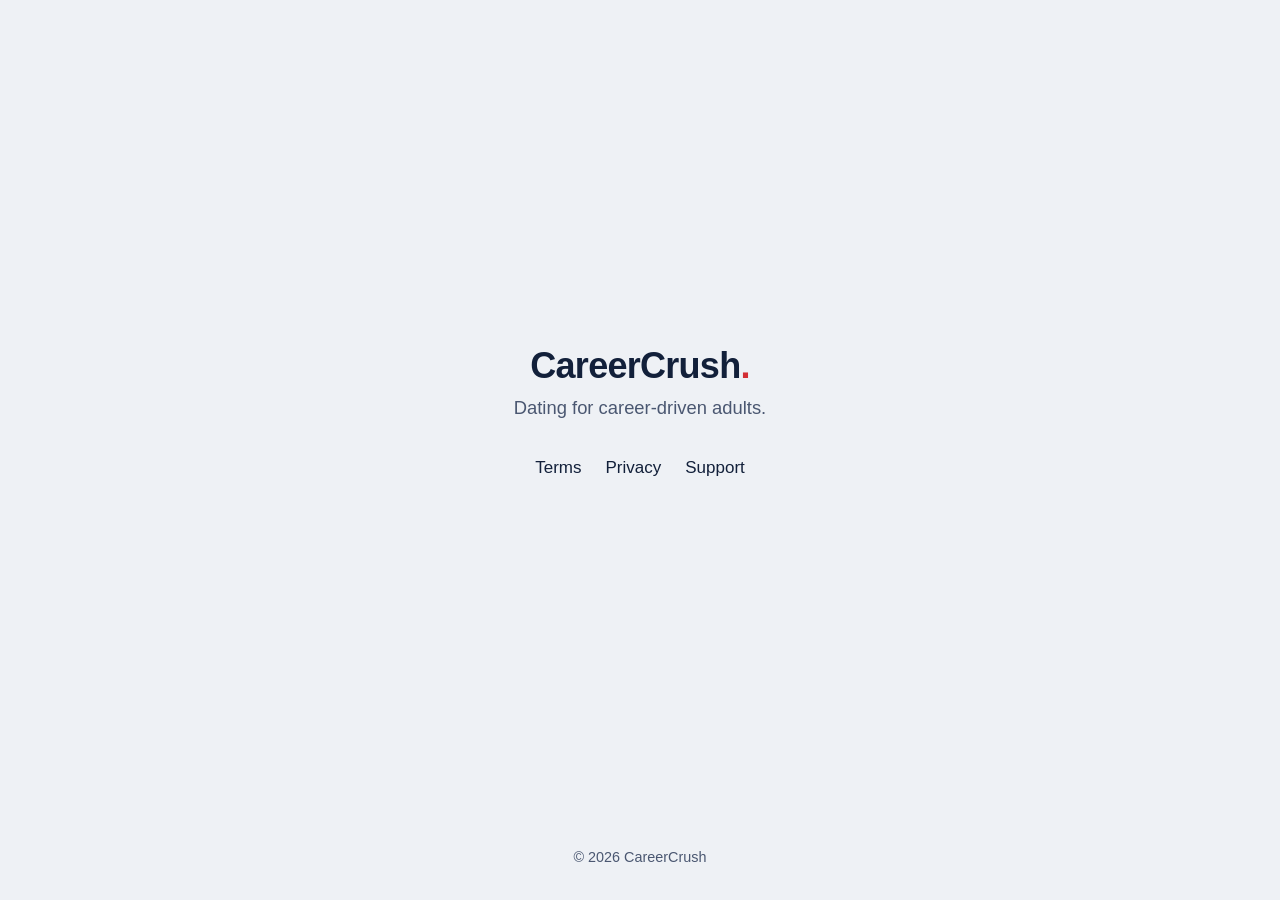
<file: index.html>
<!DOCTYPE html>
<html lang="en">
<head>
<meta charset="utf-8">
<meta name="viewport" content="width=device-width, initial-scale=1">
<title>CareerCrush</title>
<meta name="description" content="Dating for career-driven adults.">
<link rel="stylesheet" href="/style.css">
</head>
<body>
<main class="wrap center">
  <h1>CareerCrush<span class="dot">.</span></h1>
  <p class="lede">Dating for career-driven adults.</p>
  <nav class="links">
    <a href="/terms/">Terms</a>
    <a href="/privacy/">Privacy</a>
    <a href="/support/">Support</a>
  </nav>
</main>
<footer>&copy; 2026 CareerCrush</footer>
</body>
</html>
</file>
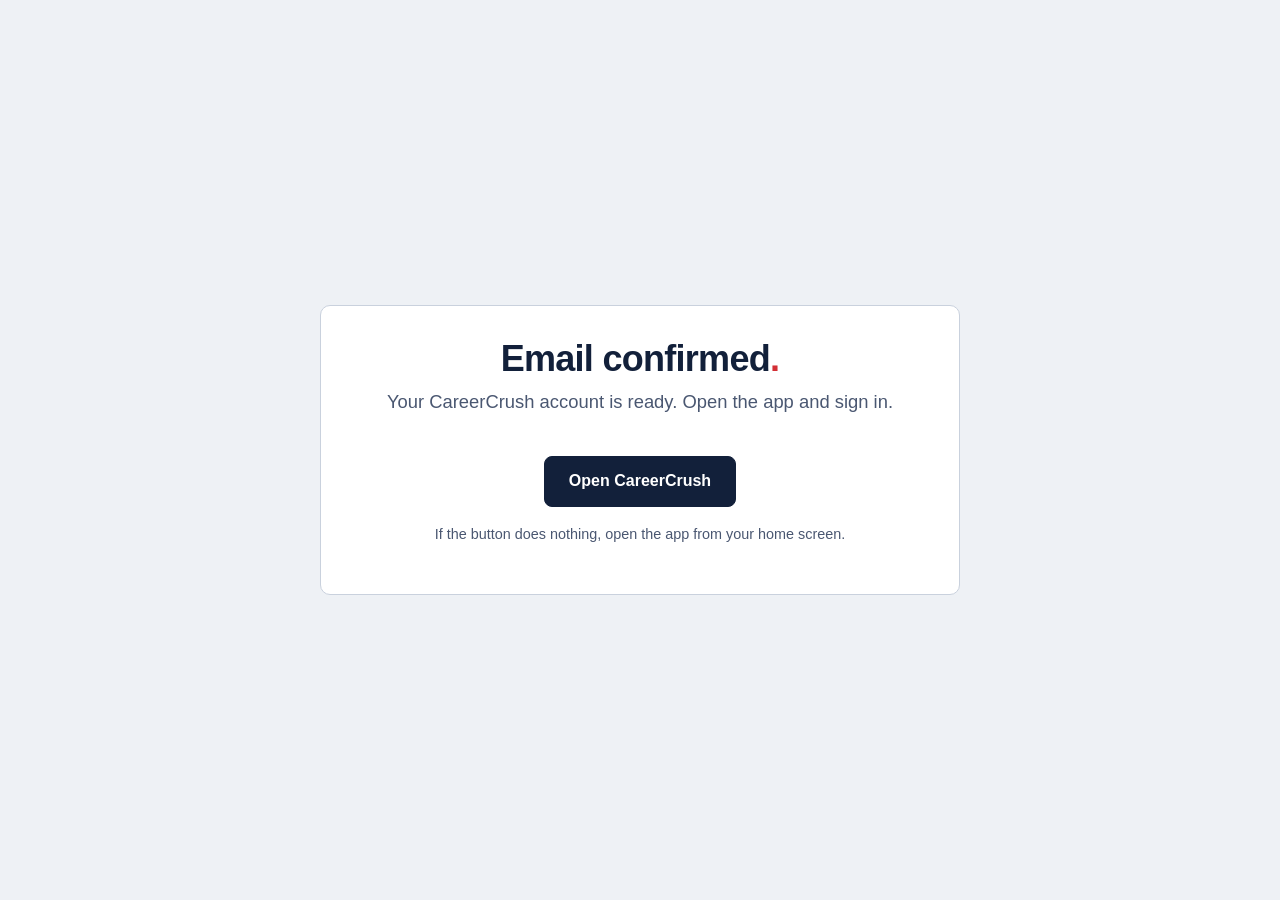
<file: confirmed/index.html>
<!DOCTYPE html>
<html lang="en">
<head>
<meta charset="utf-8">
<meta name="viewport" content="width=device-width, initial-scale=1">
<title>Email confirmed &middot; CareerCrush</title>
<meta name="robots" content="noindex">
<link rel="stylesheet" href="/style.css">
</head>
<body>
<main class="wrap center">
  <div class="card">
    <h1>Email confirmed<span class="dot">.</span></h1>
    <p class="lede">Your CareerCrush account is ready. Open the app and sign in.</p>
    <p><a class="btn" href="careercrush://sign-in">Open CareerCrush</a></p>
    <p class="muted" style="font-size:0.9rem">If the button does nothing, open the app from your home screen.</p>
  </div>
</main>
<script>
(function () {
  if (window.location.hash && window.history.replaceState) {
    window.history.replaceState(null, '', window.location.pathname + window.location.search);
  }
})();
</script>
</body>
</html>
</file>
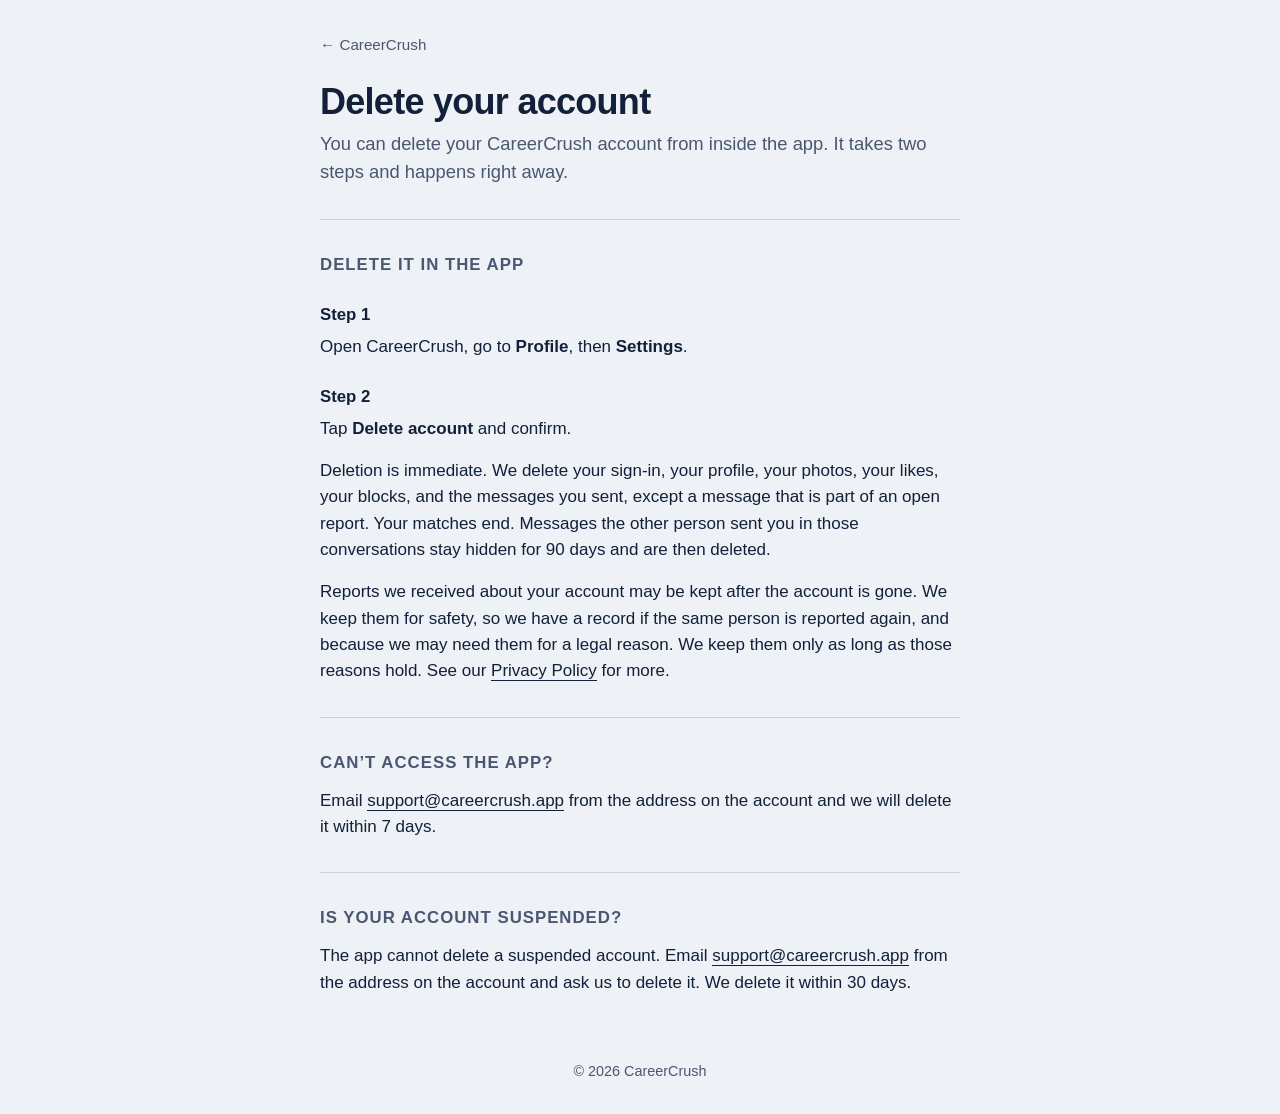
<file: delete-account/index.html>
<!DOCTYPE html>
<html lang="en">
<head>
<meta charset="utf-8">
<meta name="viewport" content="width=device-width, initial-scale=1">
<title>Delete your account &middot; CareerCrush</title>
<meta name="description" content="How to delete your CareerCrush account and what gets removed.">
<link rel="stylesheet" href="/style.css">
</head>
<body>
<main class="wrap">
  <a class="back" href="/">&larr; CareerCrush</a>
  <h1>Delete your account</h1>

  <p class="lede">You can delete your CareerCrush account from inside the app. It takes two steps and happens right away.</p>

  <hr class="rule">

  <h2>Delete it in the app</h2>

  <h3>Step 1</h3>
  <p>Open CareerCrush, go to <strong>Profile</strong>, then <strong>Settings</strong>.</p>

  <h3>Step 2</h3>
  <p>Tap <strong>Delete account</strong> and confirm.</p>

  <p>Deletion is immediate. We delete your sign-in, your profile, your photos, your likes, your blocks, and the messages you sent, except a message that is part of an open report. Your matches end. Messages the other person sent you in those conversations stay hidden for 90 days and are then deleted.</p>
  <p>Reports we received about your account may be kept after the account is gone. We keep them for safety, so we have a record if the same person is reported again, and because we may need them for a legal reason. We keep them only as long as those reasons hold. See our <a href="/privacy/">Privacy Policy</a> for more.</p>

  <hr class="rule">

  <h2>Can&rsquo;t access the app?</h2>
  <p>Email <a href="mailto:support@careercrush.app">support@careercrush.app</a> from the address on the account and we will delete it within 7 days.</p>

  <hr class="rule">

  <h2>Is your account suspended?</h2>
  <p>The app cannot delete a suspended account. Email <a href="mailto:support@careercrush.app">support@careercrush.app</a> from the address on the account and ask us to delete it. We delete it within 30 days.</p>
</main>
<footer>&copy; 2026 CareerCrush</footer>
</body>
</html>
</file>
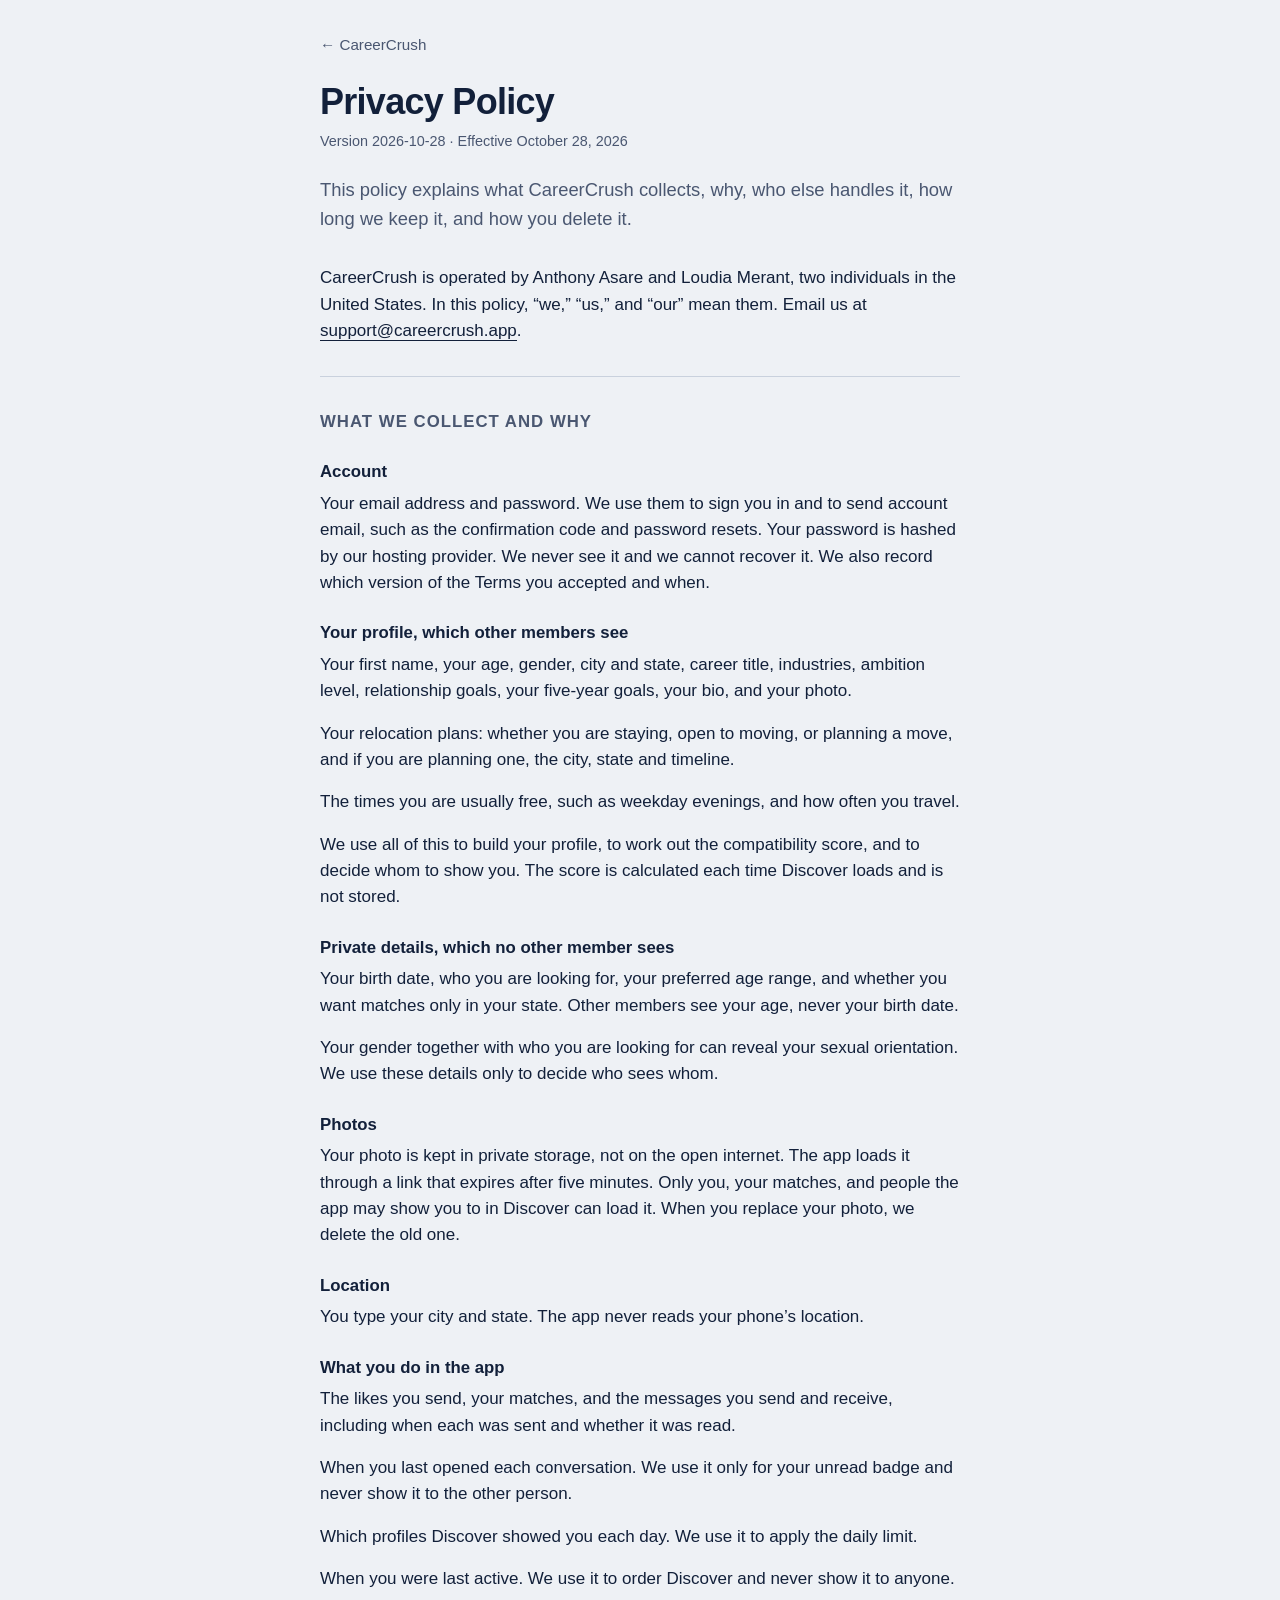
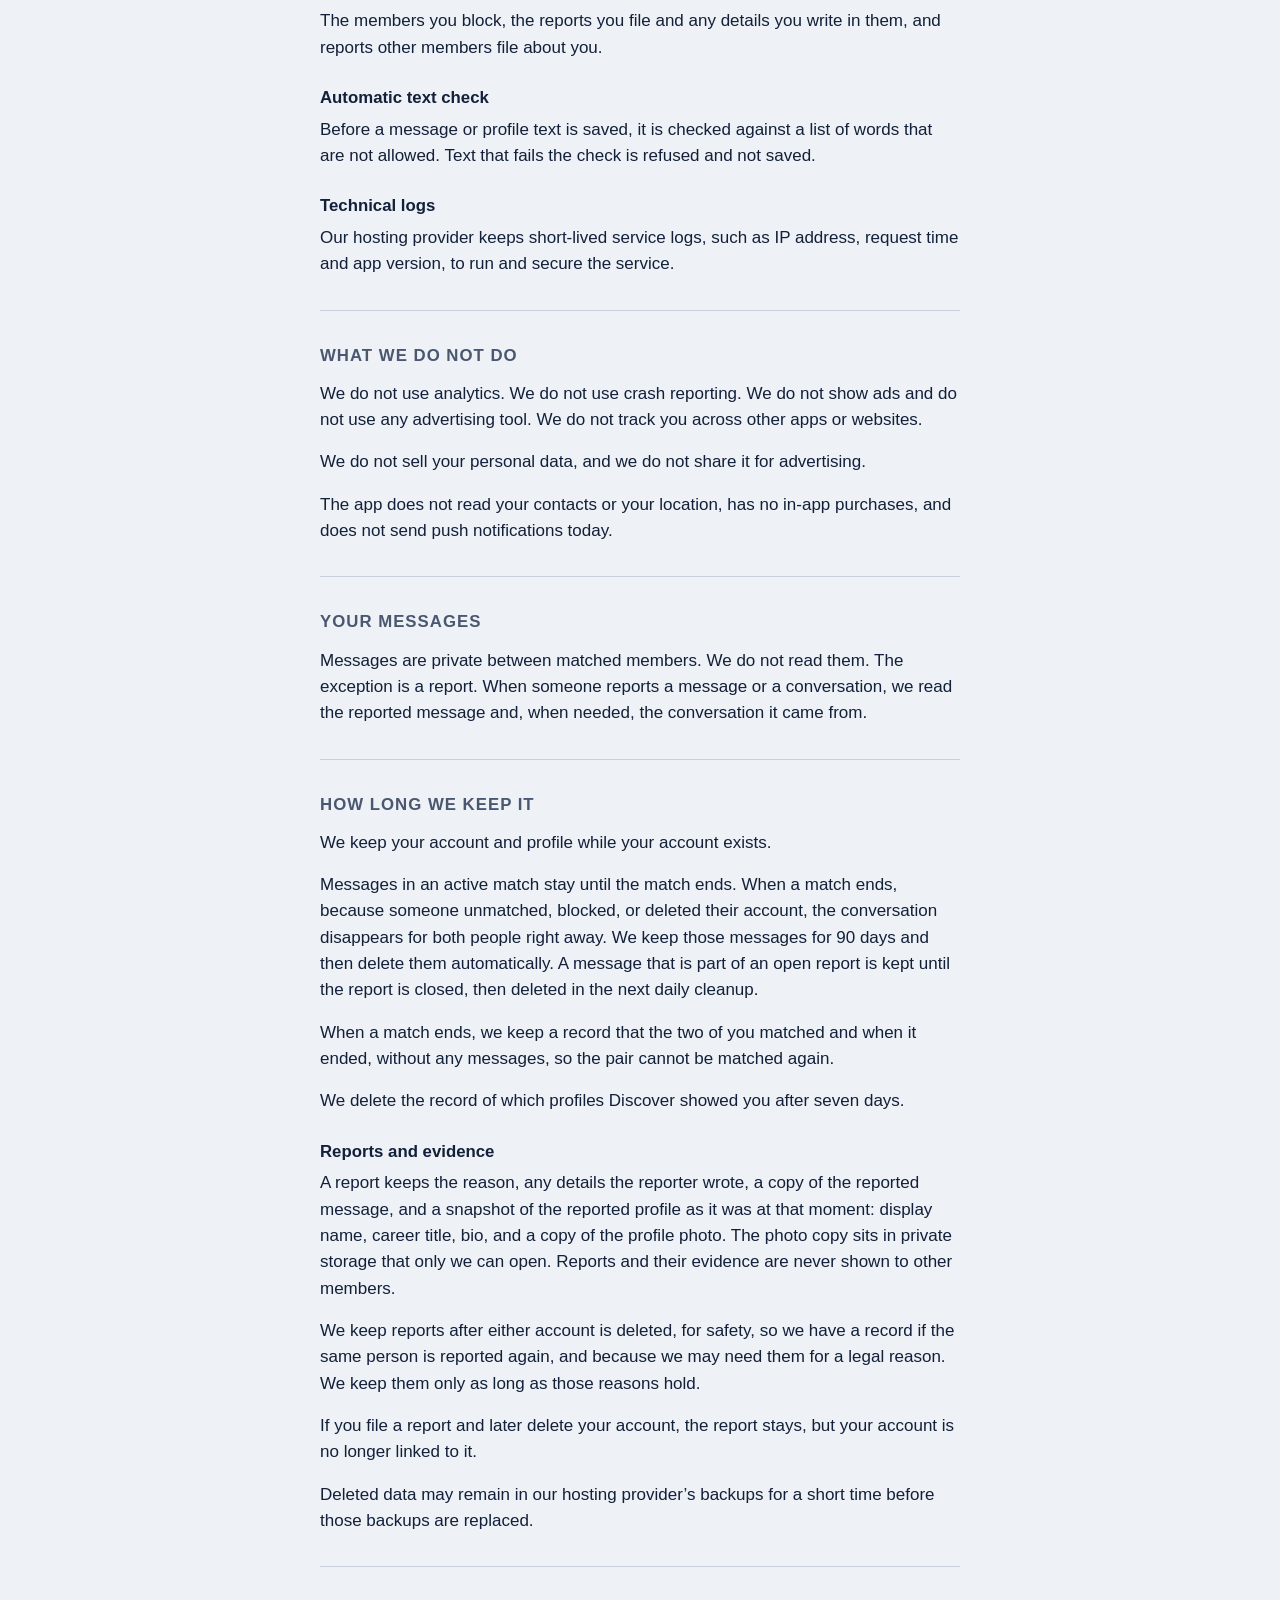
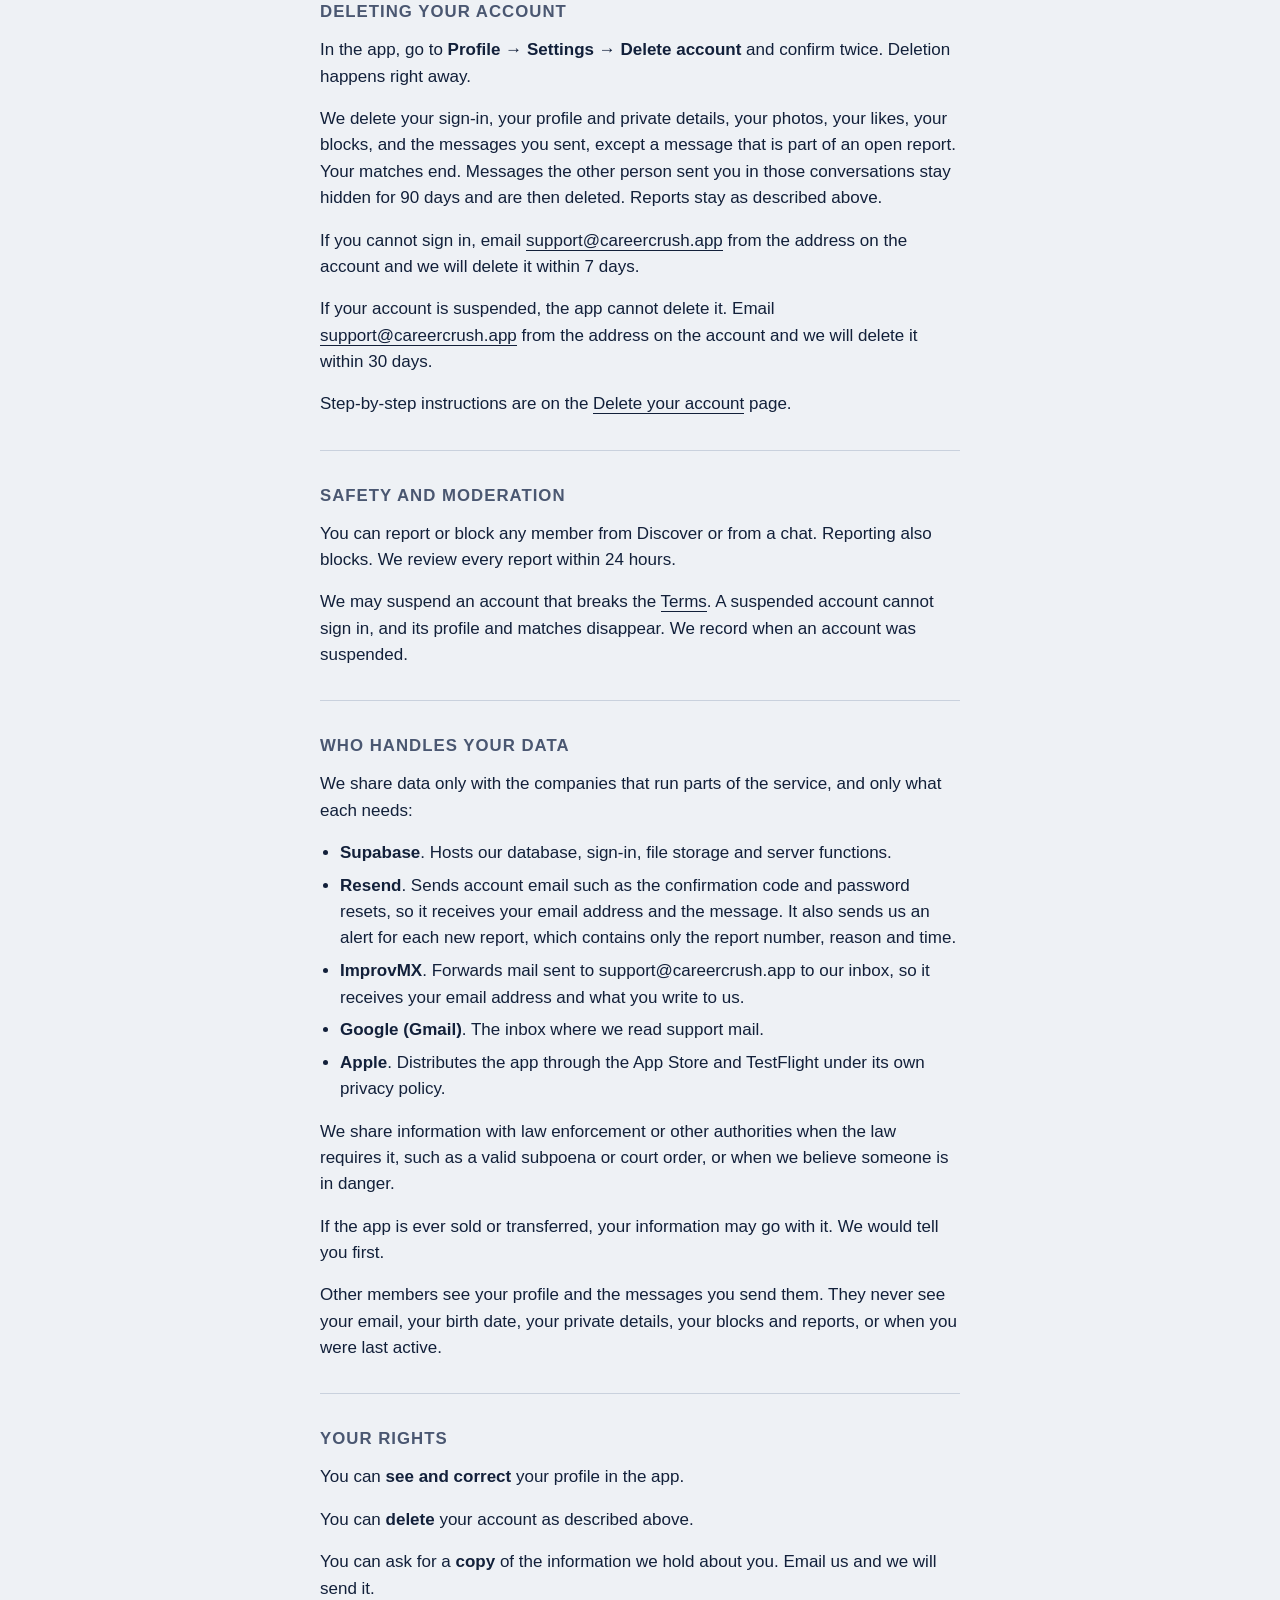
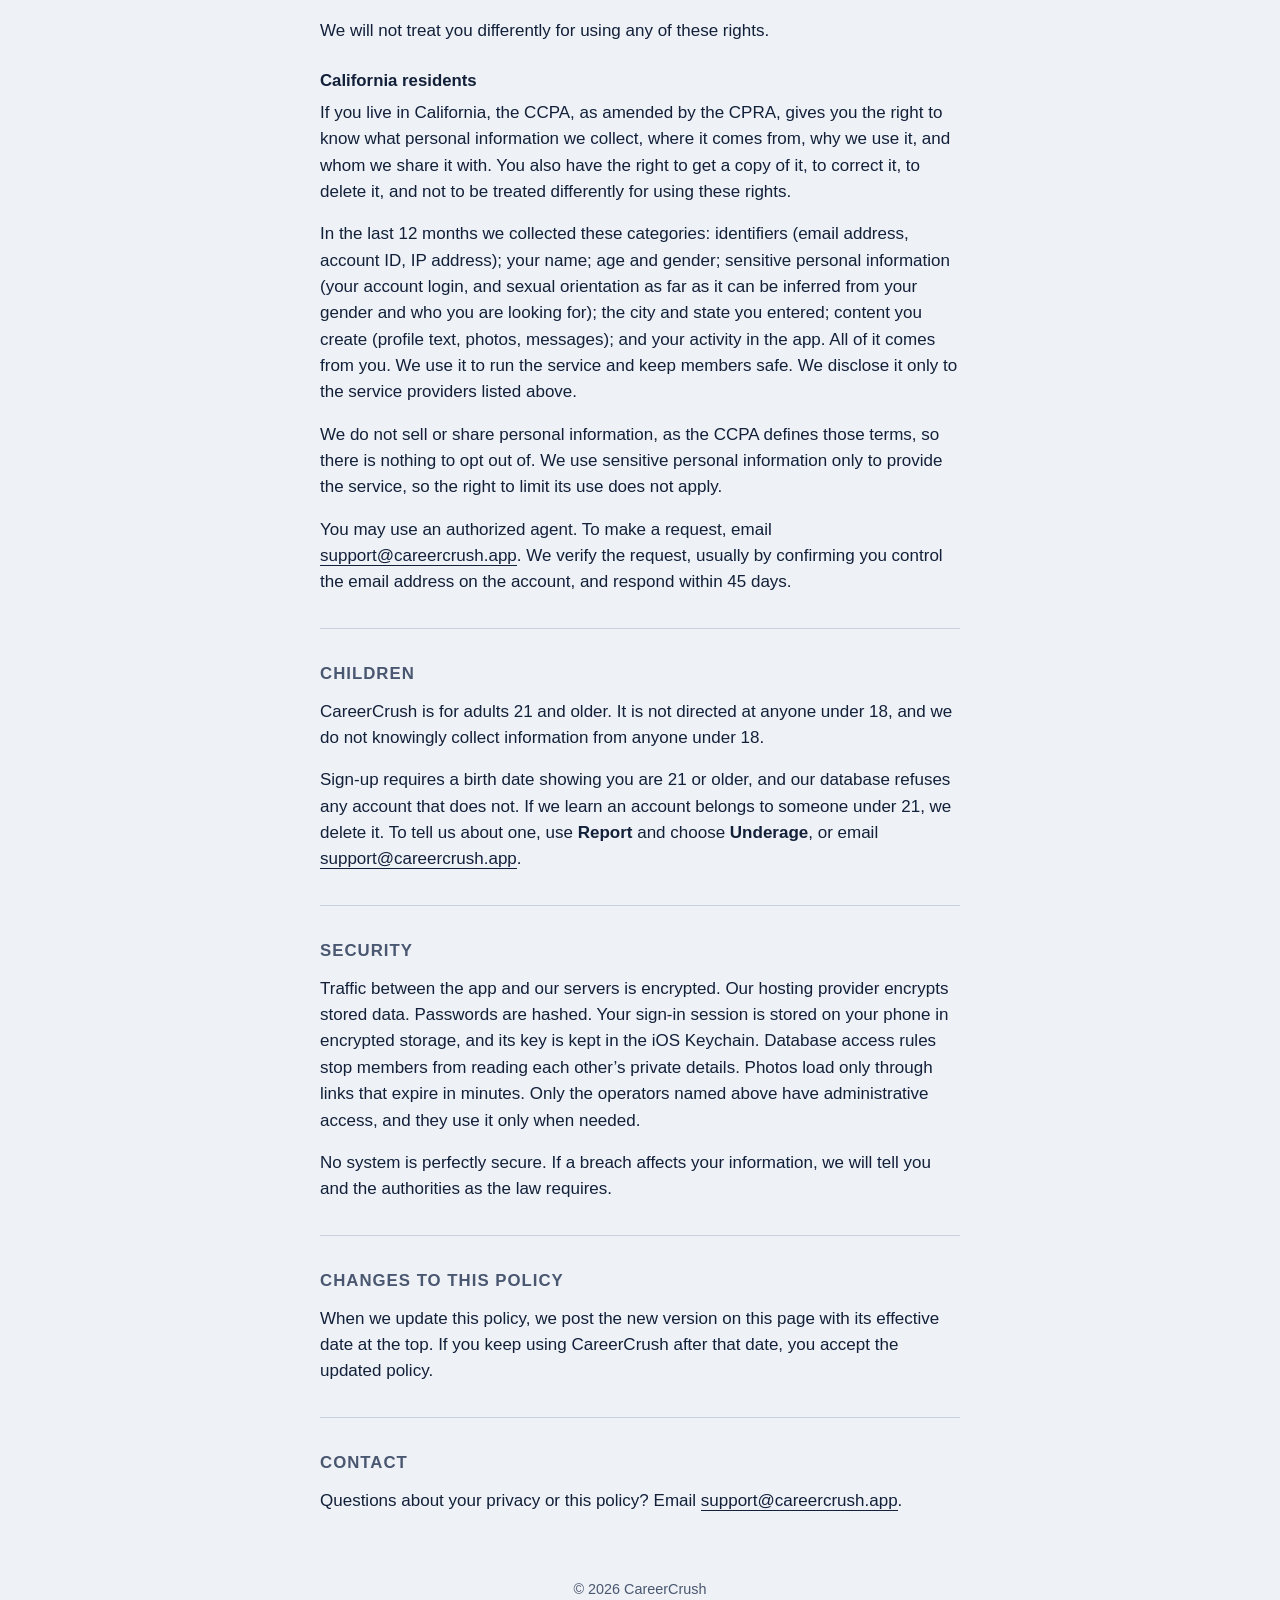
<file: privacy/index.html>
<!DOCTYPE html>
<html lang="en">
<head>
<meta charset="utf-8">
<meta name="viewport" content="width=device-width, initial-scale=1">
<title>Privacy &middot; CareerCrush</title>
<meta name="description" content="What CareerCrush collects, why, and what you can do about it.">
<link rel="stylesheet" href="/style.css">
</head>
<body>
<main class="wrap">
  <a class="back" href="/">&larr; CareerCrush</a>
  <h1>Privacy Policy</h1>
  <p class="muted stamp">Version 2026-10-28 &middot; Effective October&nbsp;28,&nbsp;2026</p>

  <p class="lede">This policy explains what CareerCrush collects, why, who else handles it, how long we keep it, and how you delete it.</p>

  <p>CareerCrush is operated by Anthony Asare and Loudia Merant, two individuals in the United States. In this policy, &ldquo;we,&rdquo; &ldquo;us,&rdquo; and &ldquo;our&rdquo; mean them. Email us at <a href="mailto:support@careercrush.app">support@careercrush.app</a>.</p>

  <hr class="rule">

  <h2>What we collect and why</h2>

  <h3>Account</h3>
  <p>Your email address and password. We use them to sign you in and to send account email, such as the confirmation code and password resets. Your password is hashed by our hosting provider. We never see it and we cannot recover it. We also record which version of the Terms you accepted and when.</p>

  <h3>Your profile, which other members see</h3>
  <p>Your first name, your age, gender, city and state, career title, industries, ambition level, relationship goals, your five-year goals, your bio, and your photo.</p>
  <p>Your relocation plans: whether you are staying, open to moving, or planning a move, and if you are planning one, the city, state and timeline.</p>
  <p>The times you are usually free, such as weekday evenings, and how often you travel.</p>
  <p>We use all of this to build your profile, to work out the compatibility score, and to decide whom to show you. The score is calculated each time Discover loads and is not stored.</p>

  <h3>Private details, which no other member sees</h3>
  <p>Your birth date, who you are looking for, your preferred age range, and whether you want matches only in your state. Other members see your age, never your birth date.</p>
  <p>Your gender together with who you are looking for can reveal your sexual orientation. We use these details only to decide who sees whom.</p>

  <h3>Photos</h3>
  <p>Your photo is kept in private storage, not on the open internet. The app loads it through a link that expires after five minutes. Only you, your matches, and people the app may show you to in Discover can load it. When you replace your photo, we delete the old one.</p>

  <h3>Location</h3>
  <p>You type your city and state. The app never reads your phone&rsquo;s location.</p>

  <h3>What you do in the app</h3>
  <p>The likes you send, your matches, and the messages you send and receive, including when each was sent and whether it was read.</p>
  <p>When you last opened each conversation. We use it only for your unread badge and never show it to the other person.</p>
  <p>Which profiles Discover showed you each day. We use it to apply the daily limit.</p>
  <p>When you were last active. We use it to order Discover and never show it to anyone.</p>
  <p>The members you block, the reports you file and any details you write in them, and reports other members file about you.</p>

  <h3>Automatic text check</h3>
  <p>Before a message or profile text is saved, it is checked against a list of words that are not allowed. Text that fails the check is refused and not saved.</p>

  <h3>Technical logs</h3>
  <p>Our hosting provider keeps short-lived service logs, such as IP address, request time and app version, to run and secure the service.</p>

  <hr class="rule">

  <h2>What we do not do</h2>
  <p>We do not use analytics. We do not use crash reporting. We do not show ads and do not use any advertising tool. We do not track you across other apps or websites.</p>
  <p>We do not sell your personal data, and we do not share it for advertising.</p>
  <p>The app does not read your contacts or your location, has no in-app purchases, and does not send push notifications today.</p>

  <hr class="rule">

  <h2>Your messages</h2>
  <p>Messages are private between matched members. We do not read them. The exception is a report. When someone reports a message or a conversation, we read the reported message and, when needed, the conversation it came from.</p>

  <hr class="rule">

  <h2>How long we keep it</h2>
  <p>We keep your account and profile while your account exists.</p>
  <p>Messages in an active match stay until the match ends. When a match ends, because someone unmatched, blocked, or deleted their account, the conversation disappears for both people right away. We keep those messages for 90 days and then delete them automatically. A message that is part of an open report is kept until the report is closed, then deleted in the next daily cleanup.</p>
  <p>When a match ends, we keep a record that the two of you matched and when it ended, without any messages, so the pair cannot be matched again.</p>
  <p>We delete the record of which profiles Discover showed you after seven days.</p>

  <h3>Reports and evidence</h3>
  <p>A report keeps the reason, any details the reporter wrote, a copy of the reported message, and a snapshot of the reported profile as it was at that moment: display name, career title, bio, and a copy of the profile photo. The photo copy sits in private storage that only we can open. Reports and their evidence are never shown to other members.</p>
  <p>We keep reports after either account is deleted, for safety, so we have a record if the same person is reported again, and because we may need them for a legal reason. We keep them only as long as those reasons hold.</p>
  <p>If you file a report and later delete your account, the report stays, but your account is no longer linked to it.</p>
  <p>Deleted data may remain in our hosting provider&rsquo;s backups for a short time before those backups are replaced.</p>

  <hr class="rule">

  <h2>Deleting your account</h2>
  <p>In the app, go to <strong>Profile &rarr; Settings &rarr; Delete account</strong> and confirm twice. Deletion happens right away.</p>
  <p>We delete your sign-in, your profile and private details, your photos, your likes, your blocks, and the messages you sent, except a message that is part of an open report. Your matches end. Messages the other person sent you in those conversations stay hidden for 90 days and are then deleted. Reports stay as described above.</p>
  <p>If you cannot sign in, email <a href="mailto:support@careercrush.app">support@careercrush.app</a> from the address on the account and we will delete it within 7 days.</p>
  <p>If your account is suspended, the app cannot delete it. Email <a href="mailto:support@careercrush.app">support@careercrush.app</a> from the address on the account and we will delete it within 30 days.</p>
  <p>Step-by-step instructions are on the <a href="/delete-account/">Delete your account</a> page.</p>

  <hr class="rule">

  <h2>Safety and moderation</h2>
  <p>You can report or block any member from Discover or from a chat. Reporting also blocks. We review every report within 24 hours.</p>
  <p>We may suspend an account that breaks the <a href="/terms/">Terms</a>. A suspended account cannot sign in, and its profile and matches disappear. We record when an account was suspended.</p>

  <hr class="rule">

  <h2>Who handles your data</h2>
  <p>We share data only with the companies that run parts of the service, and only what each needs:</p>
  <ul>
    <li><strong>Supabase</strong>. Hosts our database, sign-in, file storage and server functions.</li>
    <li><strong>Resend</strong>. Sends account email such as the confirmation code and password resets, so it receives your email address and the message. It also sends us an alert for each new report, which contains only the report number, reason and time.</li>
    <li><strong>ImprovMX</strong>. Forwards mail sent to support@careercrush.app to our inbox, so it receives your email address and what you write to us.</li>
    <li><strong>Google (Gmail)</strong>. The inbox where we read support mail.</li>
    <li><strong>Apple</strong>. Distributes the app through the App Store and TestFlight under its own privacy policy.</li>
  </ul>
  <p>We share information with law enforcement or other authorities when the law requires it, such as a valid subpoena or court order, or when we believe someone is in danger.</p>
  <p>If the app is ever sold or transferred, your information may go with it. We would tell you first.</p>
  <p>Other members see your profile and the messages you send them. They never see your email, your birth date, your private details, your blocks and reports, or when you were last active.</p>

  <hr class="rule">

  <h2>Your rights</h2>
  <p>You can <strong>see and correct</strong> your profile in the app.</p>
  <p>You can <strong>delete</strong> your account as described above.</p>
  <p>You can ask for a <strong>copy</strong> of the information we hold about you. Email us and we will send it.</p>
  <p>We will not treat you differently for using any of these rights.</p>

  <h3>California residents</h3>
  <p>If you live in California, the CCPA, as amended by the CPRA, gives you the right to know what personal information we collect, where it comes from, why we use it, and whom we share it with. You also have the right to get a copy of it, to correct it, to delete it, and not to be treated differently for using these rights.</p>
  <p>In the last 12 months we collected these categories: identifiers (email address, account ID, IP address); your name; age and gender; sensitive personal information (your account login, and sexual orientation as far as it can be inferred from your gender and who you are looking for); the city and state you entered; content you create (profile text, photos, messages); and your activity in the app. All of it comes from you. We use it to run the service and keep members safe. We disclose it only to the service providers listed above.</p>
  <p>We do not sell or share personal information, as the CCPA defines those terms, so there is nothing to opt out of. We use sensitive personal information only to provide the service, so the right to limit its use does not apply.</p>
  <p>You may use an authorized agent. To make a request, email <a href="mailto:support@careercrush.app">support@careercrush.app</a>. We verify the request, usually by confirming you control the email address on the account, and respond within 45 days.</p>

  <hr class="rule">

  <h2>Children</h2>
  <p>CareerCrush is for adults 21 and older. It is not directed at anyone under 18, and we do not knowingly collect information from anyone under 18.</p>
  <p>Sign-up requires a birth date showing you are 21 or older, and our database refuses any account that does not. If we learn an account belongs to someone under 21, we delete it. To tell us about one, use <strong>Report</strong> and choose <strong>Underage</strong>, or email <a href="mailto:support@careercrush.app">support@careercrush.app</a>.</p>

  <hr class="rule">

  <h2>Security</h2>
  <p>Traffic between the app and our servers is encrypted. Our hosting provider encrypts stored data. Passwords are hashed. Your sign-in session is stored on your phone in encrypted storage, and its key is kept in the iOS Keychain. Database access rules stop members from reading each other&rsquo;s private details. Photos load only through links that expire in minutes. Only the operators named above have administrative access, and they use it only when needed.</p>
  <p>No system is perfectly secure. If a breach affects your information, we will tell you and the authorities as the law requires.</p>

  <hr class="rule">

  <h2>Changes to this policy</h2>
  <p>When we update this policy, we post the new version on this page with its effective date at the top. If you keep using CareerCrush after that date, you accept the updated policy.</p>

  <hr class="rule">

  <h2>Contact</h2>
  <p>Questions about your privacy or this policy? Email <a href="mailto:support@careercrush.app">support@careercrush.app</a>.</p>
</main>
<footer>&copy; 2026 CareerCrush</footer>
</body>
</html>
</file>
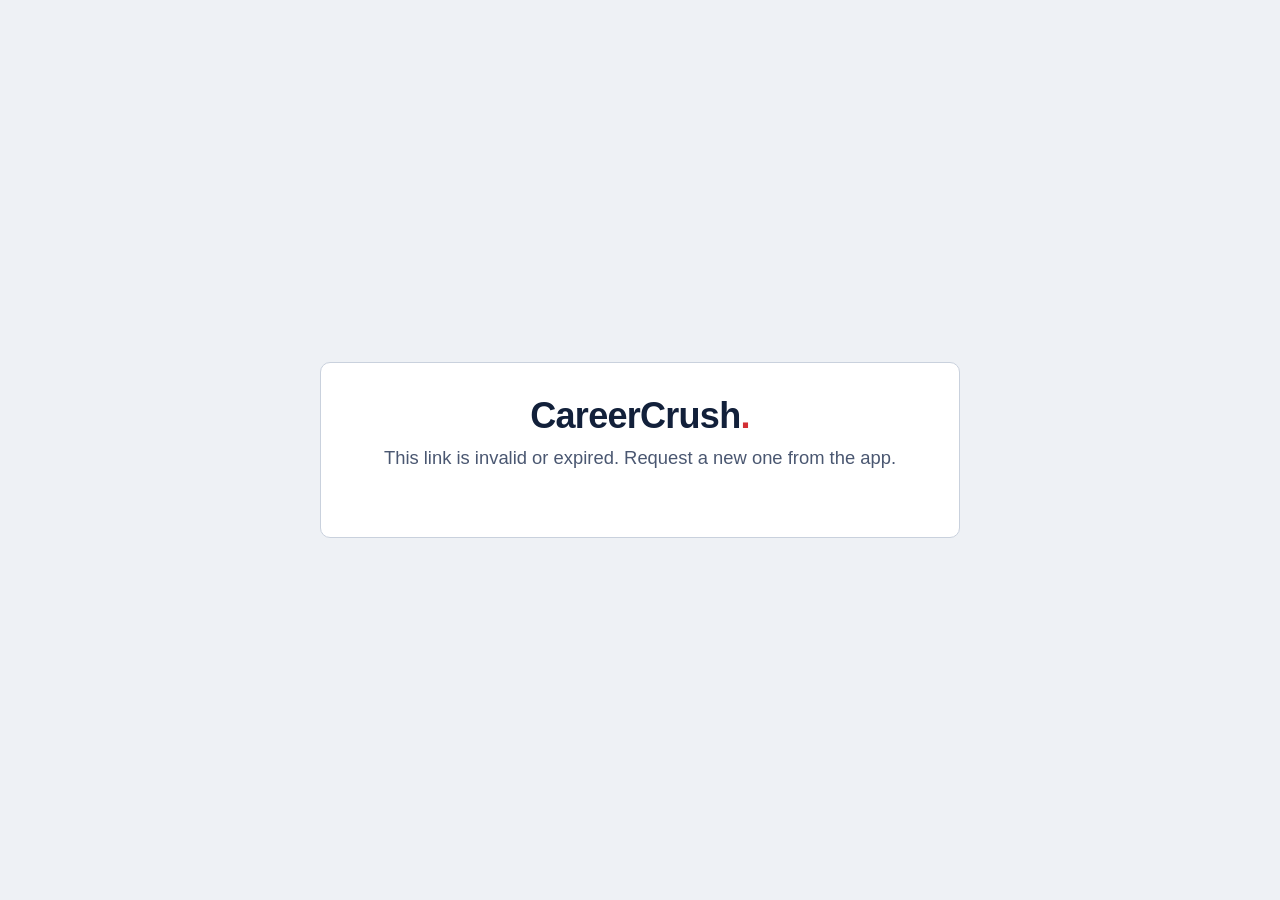
<file: reset/index.html>
<!DOCTYPE html>
<html lang="en">
<head>
<meta charset="utf-8">
<meta name="viewport" content="width=device-width, initial-scale=1">
<title>Reset your password &middot; CareerCrush</title>
<meta name="robots" content="noindex">
<!-- GitHub Pages cannot set response headers, so the policy is set here. The
     token must never leave this page in a Referer. -->
<meta name="referrer" content="no-referrer">
<link rel="stylesheet" href="/style.css">
</head>
<body>
<main class="wrap center">
  <div class="card">
    <h1>CareerCrush<span class="dot">.</span></h1>

    <div id="valid" hidden>
      <p class="lede">Opening the app to reset your password&hellip;</p>
      <p><a class="btn" id="open" href="#">Open CareerCrush</a></p>
      <p class="muted" style="font-size:0.9rem">If nothing happens, tap the button above.</p>
    </div>

    <div id="invalid" hidden>
      <p class="lede">This link is invalid or expired. Request a new one from the app.</p>
    </div>
  </div>
</main>
<script>
(function () {
  // Forwards a recovery link into the app. Exactly two values ever leave this
  // page: the token hash, checked against the shape Supabase issues, and the
  // literal type=recovery. The destination is fixed here and never read from
  // the URL, and every other parameter is dropped, so the page cannot be used
  // to push arbitrary query strings (or a session token) into the app.
  var APP_URL = 'careercrush://reset';
  var TOKEN_HASH = /^[A-Za-z0-9_-]{8,128}$/;

  // The email template puts the hash in the fragment (#token_hash=…), which
  // browsers never send to the server, so it stays out of hosting and CDN
  // logs. The query is still read for links emailed before that change; they
  // expire within an hour.
  var params = new URLSearchParams(window.location.hash.slice(1));
  if (!params.get('token_hash')) params = new URLSearchParams(window.location.search);
  var tokenHash = params.get('token_hash');
  var type = params.get('type');

  // Take the hash out of the address bar and history before anything else.
  if (window.history && window.history.replaceState) {
    window.history.replaceState(null, '', window.location.pathname);
  }

  if (type === 'recovery' && tokenHash && TOKEN_HASH.test(tokenHash)) {
    var target = APP_URL + '?token_hash=' + encodeURIComponent(tokenHash) + '&type=recovery';
    document.getElementById('open').href = target;
    document.getElementById('valid').hidden = false;
    window.location.replace(target);
  } else {
    document.getElementById('invalid').hidden = false;
  }
})();
</script>
</body>
</html>
</file>
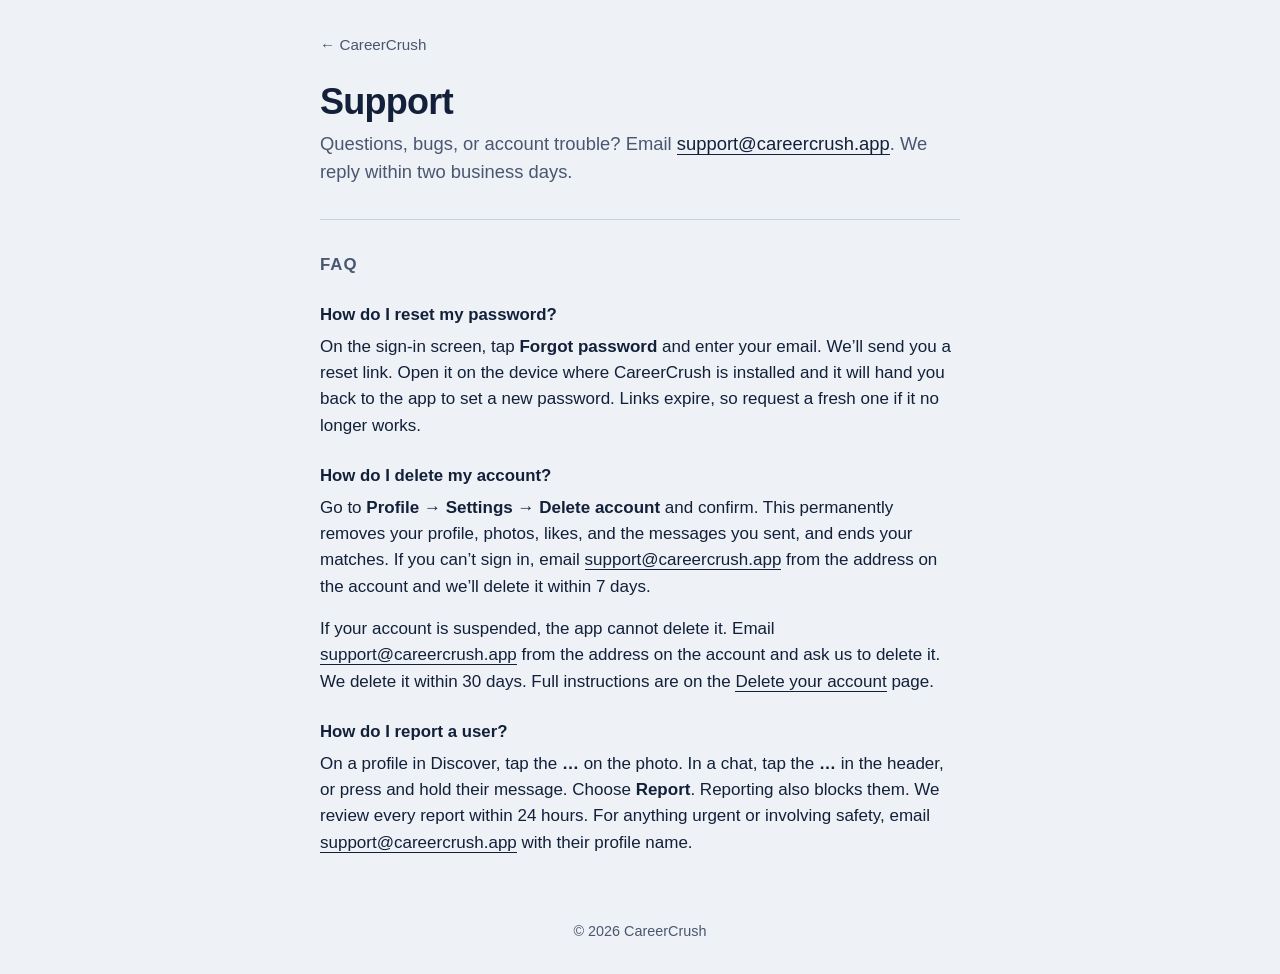
<file: support/index.html>
<!DOCTYPE html>
<html lang="en">
<head>
<meta charset="utf-8">
<meta name="viewport" content="width=device-width, initial-scale=1">
<title>Support &middot; CareerCrush</title>
<link rel="stylesheet" href="/style.css">
</head>
<body>
<main class="wrap">
  <a class="back" href="/">&larr; CareerCrush</a>
  <h1>Support</h1>
  <p class="lede">Questions, bugs, or account trouble? Email
    <a href="mailto:support@careercrush.app">support@careercrush.app</a>.
    We reply within two business days.</p>

  <hr class="rule">

  <h2>FAQ</h2>

  <h3>How do I reset my password?</h3>
  <p>On the sign-in screen, tap <strong>Forgot password</strong> and enter your email. We&rsquo;ll send you a reset link. Open it on the device where CareerCrush is installed and it will hand you back to the app to set a new password. Links expire, so request a fresh one if it no longer works.</p>

  <h3>How do I delete my account?</h3>
  <p>Go to <strong>Profile &rarr; Settings &rarr; Delete account</strong> and confirm. This permanently removes your profile, photos, likes, and the messages you sent, and ends your matches. If you can&rsquo;t sign in, email <a href="mailto:support@careercrush.app">support@careercrush.app</a> from the address on the account and we&rsquo;ll delete it within 7 days.</p>
  <p>If your account is suspended, the app cannot delete it. Email <a href="mailto:support@careercrush.app">support@careercrush.app</a> from the address on the account and ask us to delete it. We delete it within 30 days. Full instructions are on the <a href="/delete-account/">Delete your account</a> page.</p>

  <h3>How do I report a user?</h3>
  <p>On a profile in Discover, tap the <strong>&hellip;</strong> on the photo. In a chat, tap the <strong>&hellip;</strong> in the header, or press and hold their message. Choose <strong>Report</strong>. Reporting also blocks them. We review every report within 24 hours. For anything urgent or involving safety, email <a href="mailto:support@careercrush.app">support@careercrush.app</a> with their profile name.</p>
</main>
<footer>&copy; 2026 CareerCrush</footer>
</body>
</html>
</file>
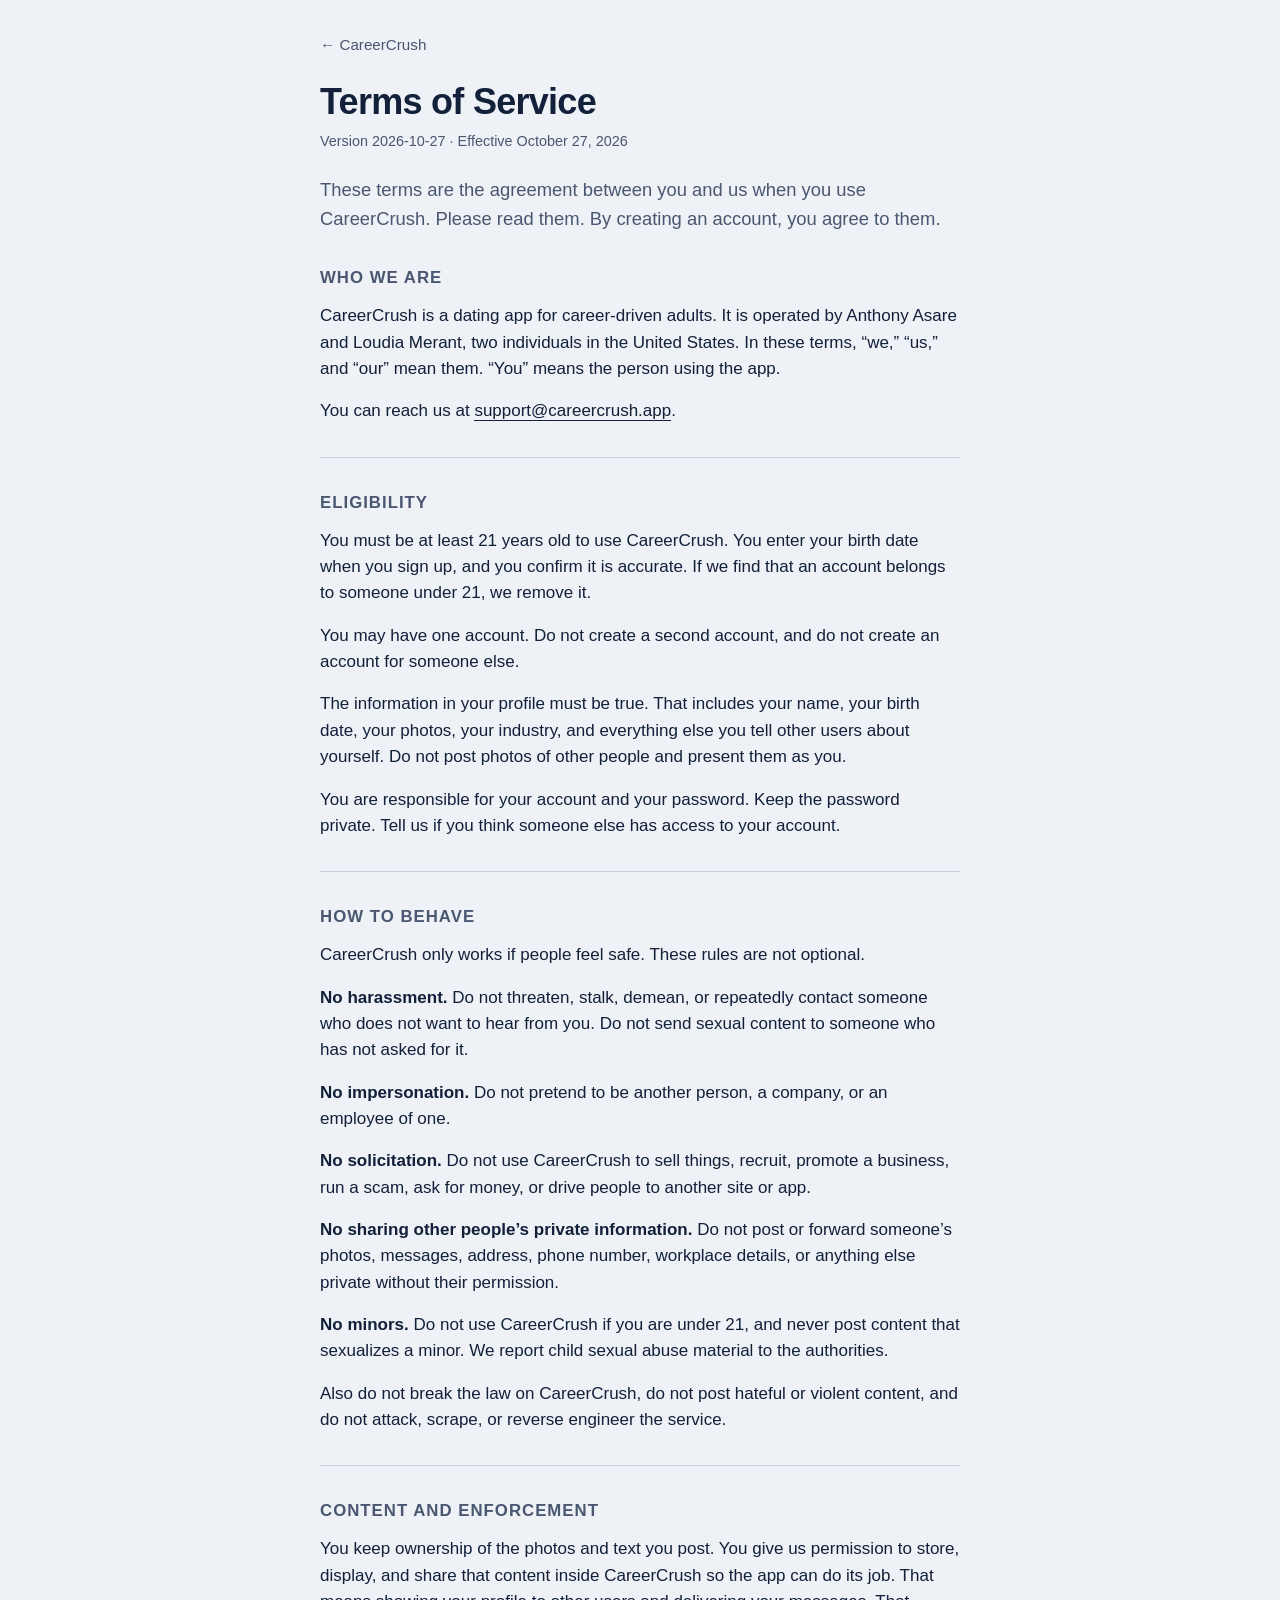
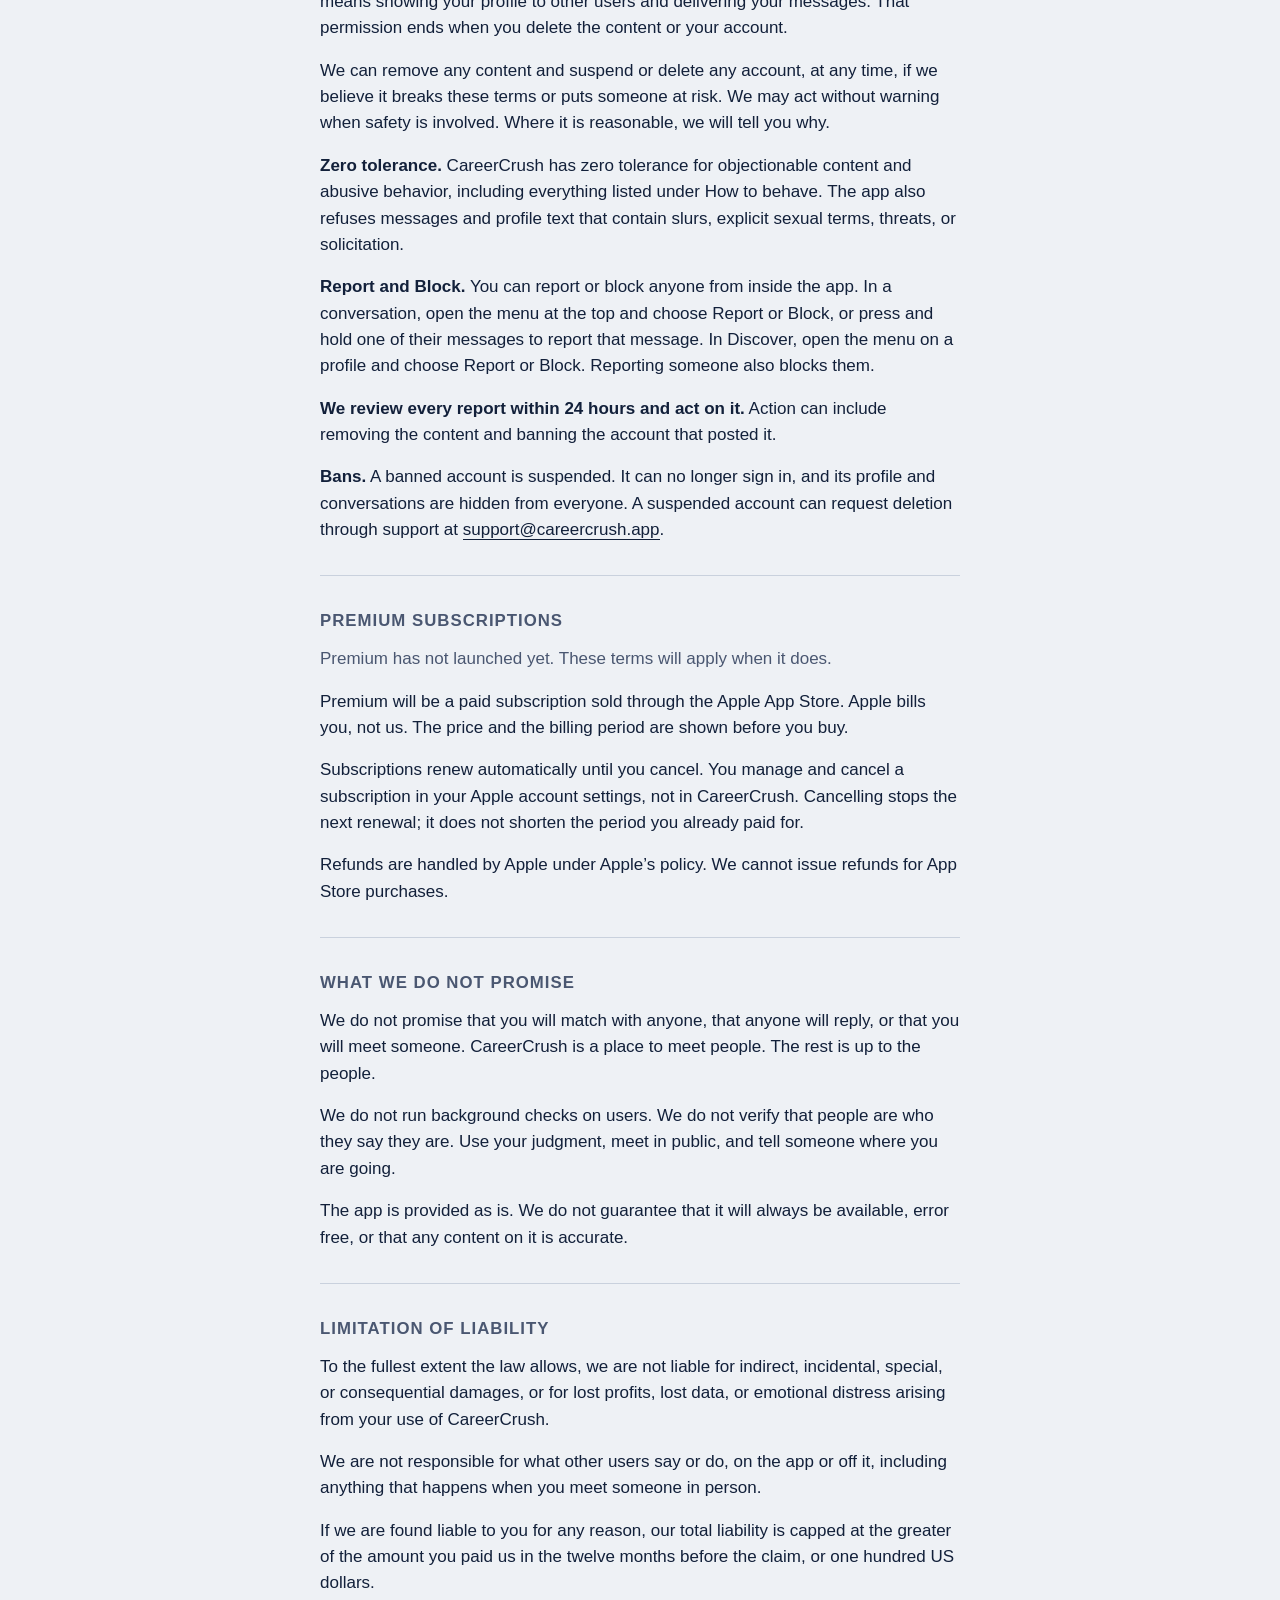
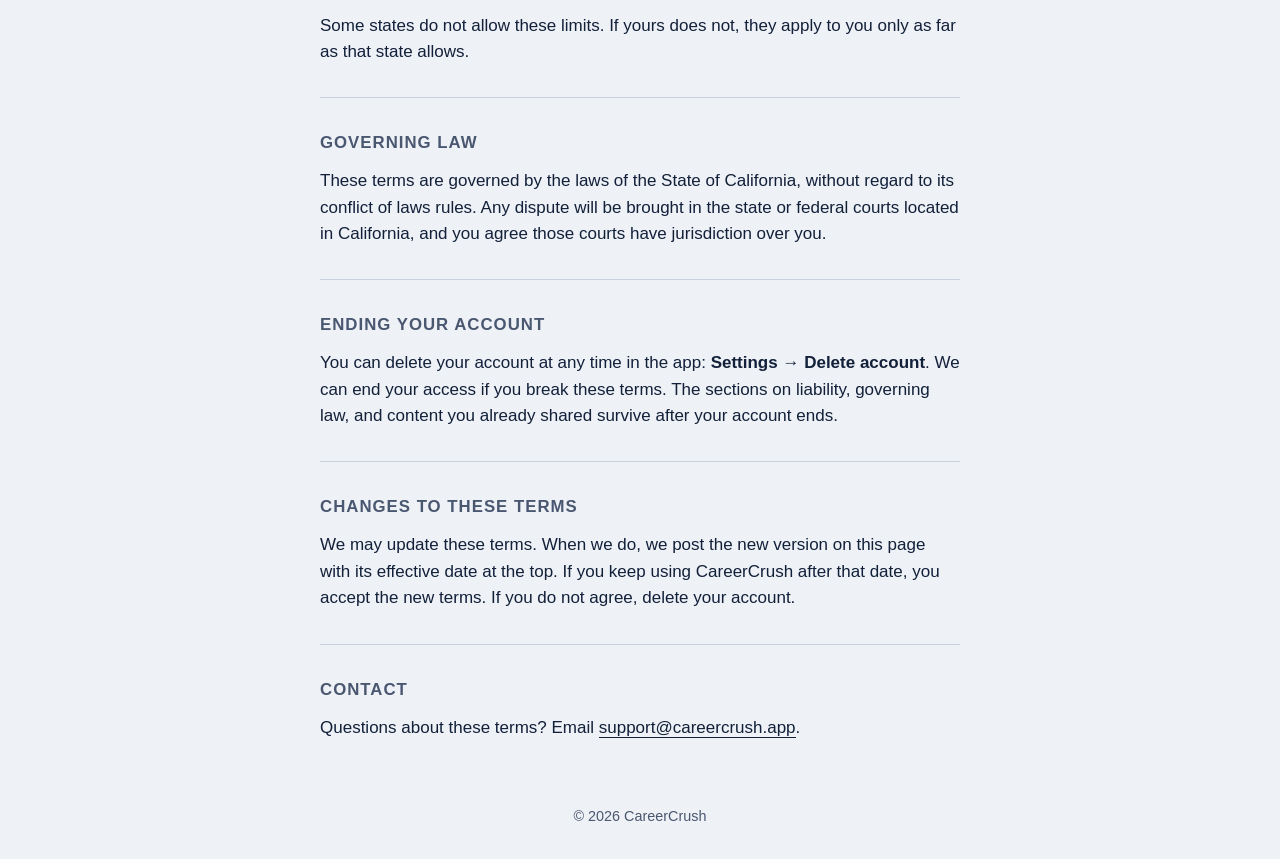
<file: terms/index.html>
<!DOCTYPE html>
<html lang="en">
<head>
<meta charset="utf-8">
<meta name="viewport" content="width=device-width, initial-scale=1">
<title>Terms &middot; CareerCrush</title>
<meta name="description" content="The rules for using CareerCrush.">
<link rel="stylesheet" href="/style.css">
</head>
<body>
<main class="wrap">
  <a class="back" href="/">&larr; CareerCrush</a>
  <h1>Terms of Service</h1>
  <p class="muted stamp">Version 2026-10-27 &middot; Effective October&nbsp;27,&nbsp;2026</p>

  <p class="lede">These terms are the agreement between you and us when you use CareerCrush. Please read them. By creating an account, you agree to them.</p>

  <h2>Who we are</h2>
  <p>CareerCrush is a dating app for career-driven adults. It is operated by Anthony Asare and Loudia Merant, two individuals in the United States. In these terms, &ldquo;we,&rdquo; &ldquo;us,&rdquo; and &ldquo;our&rdquo; mean them. &ldquo;You&rdquo; means the person using the app.</p>
  <p>You can reach us at <a href="mailto:support@careercrush.app">support@careercrush.app</a>.</p>

  <hr class="rule">

  <h2>Eligibility</h2>
  <p>You must be at least 21 years old to use CareerCrush. You enter your birth date when you sign up, and you confirm it is accurate. If we find that an account belongs to someone under 21, we remove it.</p>
  <p>You may have one account. Do not create a second account, and do not create an account for someone else.</p>
  <p>The information in your profile must be true. That includes your name, your birth date, your photos, your industry, and everything else you tell other users about yourself. Do not post photos of other people and present them as you.</p>
  <p>You are responsible for your account and your password. Keep the password private. Tell us if you think someone else has access to your account.</p>

  <hr class="rule">

  <h2>How to behave</h2>
  <p>CareerCrush only works if people feel safe. These rules are not optional.</p>
  <p><strong>No harassment.</strong> Do not threaten, stalk, demean, or repeatedly contact someone who does not want to hear from you. Do not send sexual content to someone who has not asked for it.</p>
  <p><strong>No impersonation.</strong> Do not pretend to be another person, a company, or an employee of one.</p>
  <p><strong>No solicitation.</strong> Do not use CareerCrush to sell things, recruit, promote a business, run a scam, ask for money, or drive people to another site or app.</p>
  <p><strong>No sharing other people&rsquo;s private information.</strong> Do not post or forward someone&rsquo;s photos, messages, address, phone number, workplace details, or anything else private without their permission.</p>
  <p><strong>No minors.</strong> Do not use CareerCrush if you are under 21, and never post content that sexualizes a minor. We report child sexual abuse material to the authorities.</p>
  <p>Also do not break the law on CareerCrush, do not post hateful or violent content, and do not attack, scrape, or reverse engineer the service.</p>

  <hr class="rule">

  <h2>Content and enforcement</h2>
  <p>You keep ownership of the photos and text you post. You give us permission to store, display, and share that content inside CareerCrush so the app can do its job. That means showing your profile to other users and delivering your messages. That permission ends when you delete the content or your account.</p>
  <p>We can remove any content and suspend or delete any account, at any time, if we believe it breaks these terms or puts someone at risk. We may act without warning when safety is involved. Where it is reasonable, we will tell you why.</p>
  <p><strong>Zero tolerance.</strong> CareerCrush has zero tolerance for objectionable content and abusive behavior, including everything listed under How to behave. The app also refuses messages and profile text that contain slurs, explicit sexual terms, threats, or solicitation.</p>
  <p><strong>Report and Block.</strong> You can report or block anyone from inside the app. In a conversation, open the menu at the top and choose Report or Block, or press and hold one of their messages to report that message. In Discover, open the menu on a profile and choose Report or Block. Reporting someone also blocks them.</p>
  <p><strong>We review every report within 24 hours and act on it.</strong> Action can include removing the content and banning the account that posted it.</p>
  <p><strong>Bans.</strong> A banned account is suspended. It can no longer sign in, and its profile and conversations are hidden from everyone. A suspended account can request deletion through support at <a href="mailto:support@careercrush.app">support@careercrush.app</a>.</p>

  <hr class="rule">

  <h2>Premium subscriptions</h2>
  <p class="muted">Premium has not launched yet. These terms will apply when it does.</p>
  <p>Premium will be a paid subscription sold through the Apple App Store. Apple bills you, not us. The price and the billing period are shown before you buy.</p>
  <p>Subscriptions renew automatically until you cancel. You manage and cancel a subscription in your Apple account settings, not in CareerCrush. Cancelling stops the next renewal; it does not shorten the period you already paid for.</p>
  <p>Refunds are handled by Apple under Apple&rsquo;s policy. We cannot issue refunds for App Store purchases.</p>

  <hr class="rule">

  <h2>What we do not promise</h2>
  <p>We do not promise that you will match with anyone, that anyone will reply, or that you will meet someone. CareerCrush is a place to meet people. The rest is up to the people.</p>
  <p>We do not run background checks on users. We do not verify that people are who they say they are. Use your judgment, meet in public, and tell someone where you are going.</p>
  <p>The app is provided as is. We do not guarantee that it will always be available, error free, or that any content on it is accurate.</p>

  <hr class="rule">

  <h2>Limitation of liability</h2>
  <p>To the fullest extent the law allows, we are not liable for indirect, incidental, special, or consequential damages, or for lost profits, lost data, or emotional distress arising from your use of CareerCrush.</p>
  <p>We are not responsible for what other users say or do, on the app or off it, including anything that happens when you meet someone in person.</p>
  <p>If we are found liable to you for any reason, our total liability is capped at the greater of the amount you paid us in the twelve months before the claim, or one hundred US dollars.</p>
  <p>Some states do not allow these limits. If yours does not, they apply to you only as far as that state allows.</p>

  <hr class="rule">

  <h2>Governing law</h2>
  <p>These terms are governed by the laws of the State of California, without regard to its conflict of laws rules. Any dispute will be brought in the state or federal courts located in California, and you agree those courts have jurisdiction over you.</p>

  <hr class="rule">

  <h2>Ending your account</h2>
  <p>You can delete your account at any time in the app: <strong>Settings &rarr; Delete account</strong>. We can end your access if you break these terms. The sections on liability, governing law, and content you already shared survive after your account ends.</p>

  <hr class="rule">

  <h2>Changes to these terms</h2>
  <p>We may update these terms. When we do, we post the new version on this page with its effective date at the top. If you keep using CareerCrush after that date, you accept the new terms. If you do not agree, delete your account.</p>

  <hr class="rule">

  <h2>Contact</h2>
  <p>Questions about these terms? Email <a href="mailto:support@careercrush.app">support@careercrush.app</a>.</p>
</main>
<footer>&copy; 2026 CareerCrush</footer>
</body>
</html>
</file>
<file: style.css>
:root {
  --ink: #12203A;
  --ink-soft: #4A5771;
  --bg: #EEF1F5;
  --surface: #FFFFFF;
  --line: #C9D1DD;
  --accent: #D32F35;
}

* {
  box-sizing: border-box;
}

html {
  -webkit-text-size-adjust: 100%;
}

body {
  margin: 0;
  padding: 2rem 1.25rem;
  min-height: 100vh;
  display: flex;
  flex-direction: column;
  font-family: -apple-system, BlinkMacSystemFont, "Segoe UI", Roboto, Helvetica, Arial, sans-serif;
  font-size: 17px;
  line-height: 1.55;
  color: var(--ink);
  background: var(--bg);
}

.wrap {
  width: 100%;
  max-width: 40rem;
  margin: 0 auto;
}

.center {
  flex: 1;
  display: flex;
  flex-direction: column;
  justify-content: center;
  text-align: center;
}

.card {
  background: var(--surface);
  border: 1px solid var(--line);
  border-radius: 10px;
  padding: 2rem;
}

h1 {
  margin: 0 0 0.5rem;
  font-size: 2.25rem;
  line-height: 1.15;
  letter-spacing: -0.02em;
  font-weight: 700;
}

h1 .dot {
  color: var(--accent);
}

h2 {
  margin: 2rem 0 0.75rem;
  font-size: 1.05rem;
  letter-spacing: 0.06em;
  text-transform: uppercase;
  color: var(--ink-soft);
  font-weight: 600;
}

h3 {
  margin: 1.5rem 0 0.35rem;
  font-size: 1.05rem;
  font-weight: 600;
}

p {
  margin: 0 0 1rem;
}

.lede {
  font-size: 1.15rem;
  color: var(--ink-soft);
  margin-bottom: 2rem;
}

.muted {
  color: var(--ink-soft);
}

.stamp {
  font-size: 0.9rem;
  margin: 0 0 1.5rem;
}

ul {
  margin: 0 0 1rem;
  padding-left: 1.25rem;
}

li {
  margin-bottom: 0.4rem;
}

a {
  color: var(--ink);
  text-decoration: none;
  border-bottom: 1px solid var(--ink);
}

a:hover {
  color: var(--ink-soft);
  border-bottom-color: var(--ink-soft);
}

nav.links {
  display: flex;
  flex-wrap: wrap;
  gap: 1.5rem;
  justify-content: center;
}

nav.links a {
  border-bottom: none;
  color: var(--ink);
  font-weight: 500;
  padding-bottom: 2px;
  border-bottom: 2px solid transparent;
}

nav.links a:hover {
  border-bottom-color: var(--ink);
}

.btn {
  display: inline-block;
  margin: 0.5rem 0 0;
  padding: 0.75rem 1.5rem;
  border: 1px solid var(--ink);
  border-radius: 8px;
  background: var(--ink);
  color: #fff;
  font-size: 1rem;
  font-weight: 600;
  text-decoration: none;
}

.btn:hover {
  background: #0B1728;
  border-color: #0B1728;
}

.rule {
  border: 0;
  border-top: 1px solid var(--line);
  margin: 2rem 0;
}

.back {
  display: inline-block;
  margin-bottom: 1.5rem;
  font-size: 0.95rem;
  color: var(--ink-soft);
  border-bottom: none;
}

.back:hover {
  color: var(--ink);
}

footer {
  margin-top: 3rem;
  text-align: center;
  font-size: 0.9rem;
  color: var(--ink-soft);
}
</file>
